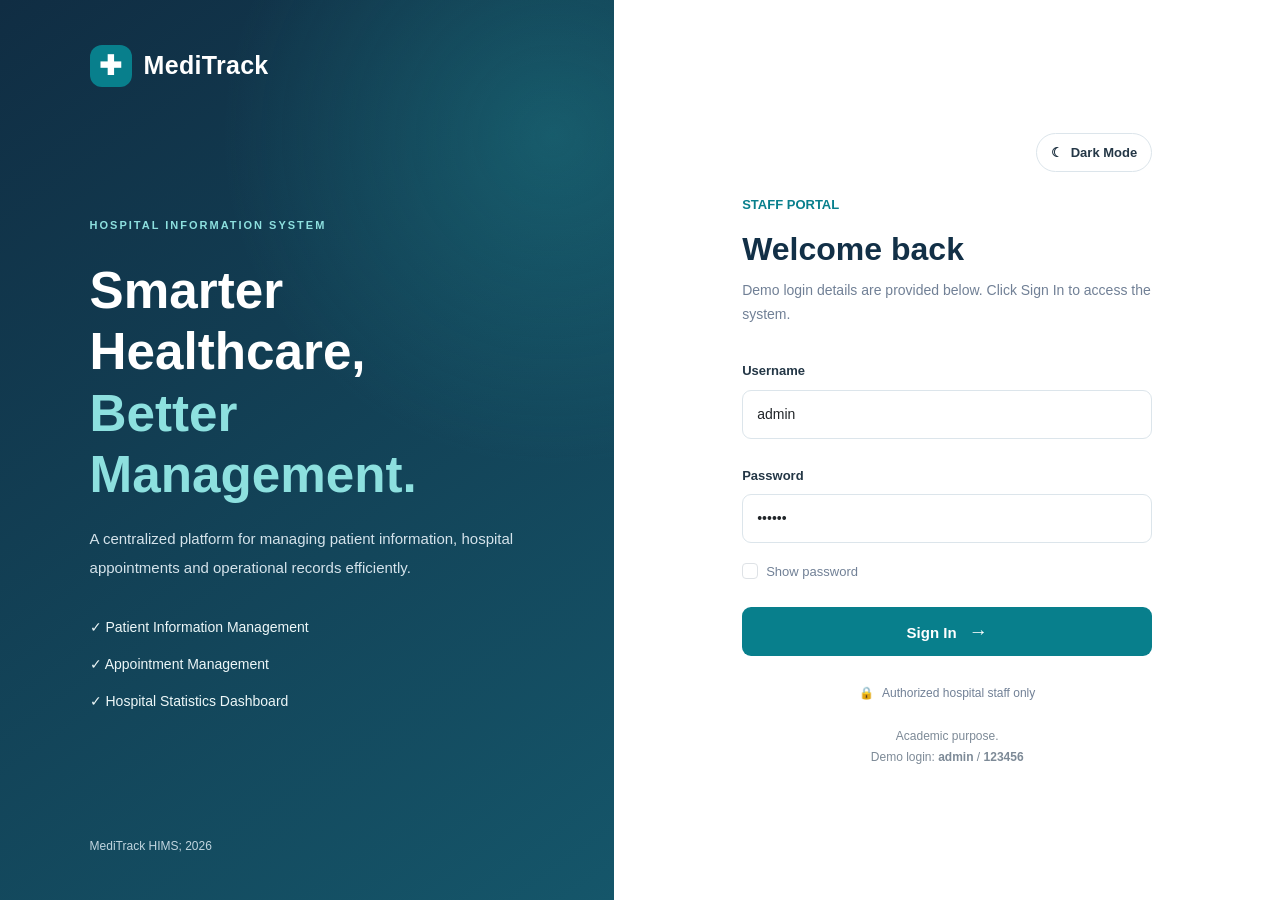
<file: index.html>
<!doctype html>
<html lang="en">
  <head>
    <meta charset="UTF-8" />
    <meta name="viewport" content="width=device-width, initial-scale=1.0" />

    <!-- Meta Tags -->
    <meta
      name="keywords"
      content="MediTrack HIMS, Hospital Information Management System, Staff Login, Healthcare"
    />

    <meta
      name="description"
      content="MediTrack HIMS staff login page for accessing the Hospital Information Management System."
    />

    <meta name="author" content="Syarifah Zahidah" />

    <title>MediTrack HIMS | Staff Login</title>

    <!-- Bootstrap 5 CSS -->
    <link
      href="https://cdn.jsdelivr.net/npm/bootstrap@5.3.3/dist/css/bootstrap.min.css"
      rel="stylesheet"
    />

    <!-- Theme Management -->
    <script src="theme.js"></script>

    <!-- Custom CSS -->
    <link rel="stylesheet" href="style.css" />

    <!-- Login JavaScript -->
    <script src="auth.js" defer></script>
  </head>

  <body>
    <main class="login-container">
      <!-- Left Side: Hospital Introduction -->
      <section class="login-intro">
        <div class="hospital-logo">
          <span class="logo-icon">✚</span>
          <span>MediTrack</span>
        </div>

        <div class="intro-content">
          <span class="welcome-label"> HOSPITAL INFORMATION SYSTEM </span>

          <h1>
            Smarter Healthcare,
            <span>Better Management.</span>
          </h1>

          <p>
            A centralized platform for managing patient information, hospital
            appointments and operational records efficiently.
          </p>

          <div class="intro-features">
            <div>✓ Patient Information Management</div>
            <div>✓ Appointment Management</div>
            <div>✓ Hospital Statistics Dashboard</div>
          </div>
        </div>

        <p class="intro-footer">MediTrack HIMS; 2026</p>
      </section>

      <!-- Right Side: Login Form -->
      <section class="login-form-section">
        <div class="login-card">
          <!-- Theme Toggle -->
          <div class="login-theme-row">
            <button type="button" class="login-theme-toggle" data-theme-toggle>
              ☾ Dark Mode
            </button>
          </div>

          <!-- Mobile Logo -->
          <div class="mobile-logo">
            <span class="logo-icon">✚</span>
            <span>MediTrack</span>
          </div>

          <!-- Form Heading -->
          <div class="form-heading">
            <span class="form-label"> STAFF PORTAL </span>

            <h2>Welcome back</h2>

            <p>
              Demo login details are provided below. Click Sign In to access the
              system.
            </p>
          </div>

          <!-- Login Error Message -->
          <div
            id="error-message"
            class="alert alert-danger d-none"
            role="alert"
            aria-live="polite"
          ></div>

          <!-- Login Form -->
          <form id="login-form">
            <!-- Username -->
            <div class="mb-4">
              <label for="username" class="form-label"> Username </label>

              <input
                type="text"
                class="form-control"
                id="username"
                name="username"
                value="admin"
                placeholder="Enter your username"
                autocomplete="username"
                required
              />
            </div>

            <!-- Password -->
            <div class="mb-3">
              <label for="password" class="form-label"> Password </label>

              <input
                type="password"
                class="form-control"
                id="password"
                name="password"
                value="123456"
                placeholder="Enter your password"
                autocomplete="current-password"
                required
              />
            </div>

            <!-- Show Password -->
            <div class="form-check mb-4">
              <input
                class="form-check-input"
                type="checkbox"
                id="show-password"
              />

              <label class="form-check-label" for="show-password">
                Show password
              </label>
            </div>

            <!-- Sign In Button -->
            <button type="submit" class="btn btn-login w-100">
              Sign In
              <span class="button-arrow">→</span>
            </button>
          </form>

          <!-- Security Note -->
          <div class="security-note">
            <span>🔒</span>

            <span> Authorized hospital staff only </span>
          </div>

          <!-- Demo Login Details -->
          <p class="demo-note">
            Academic purpose.
            <br />

            Demo login:
            <strong>admin</strong> /
            <strong>123456</strong>
          </p>
        </div>
      </section>
    </main>
  </body>
</html>
</file>
<file: style.css>
/* =================================
   MEDITrack HIMS - LOGIN PAGE
   ================================= */

:root {
  --primary: #087f8c;
  --primary-dark: #06636d;
  --navy: #123047;
  --background: #f3f7fa;
  --text: #243746;
  --muted: #718096;
  --white: #ffffff;
}

* {
  box-sizing: border-box;
}

body {
  margin: 0;
  min-height: 100vh;
  font-family: Arial, Helvetica, sans-serif;
  color: var(--text);
  background: var(--background);
}

/* Main Layout */
.login-container {
  display: flex;
  min-height: 100vh;
}

/* Left Introduction Section */
.login-intro {
  width: 48%;
  padding: 45px 7%;
  display: flex;
  flex-direction: column;
  justify-content: space-between;
  color: var(--white);
  background:
    radial-gradient(
      circle at 90% 15%,
      rgba(39, 183, 183, 0.25),
      transparent 35%
    ),
    linear-gradient(145deg, #102d43, #15566a);
}

.hospital-logo {
  display: flex;
  align-items: center;
  gap: 12px;
  font-size: 25px;
  font-weight: bold;
  letter-spacing: 0.3px;
}

.logo-icon {
  display: inline-flex;
  align-items: center;
  justify-content: center;
  width: 42px;
  height: 42px;
  border-radius: 12px;
  color: var(--white);
  background: var(--primary);
  font-size: 27px;
}

.intro-content {
  max-width: 520px;
  margin: 55px 0;
}

.welcome-label,
.form-label {
  font-size: 11px;
  font-weight: bold;
  letter-spacing: 2px;
}

.welcome-label {
  color: #8de0df;
}

.intro-content h1 {
  margin-top: 24px;
  margin-bottom: 20px;
  font-size: clamp(34px, 4vw, 52px);
  font-weight: 700;
  line-height: 1.2;
}

.intro-content h1 span {
  display: block;
  color: #8de0df;
}

.intro-content p {
  max-width: 430px;
  color: #d5e3eb;
  font-size: 15px;
  line-height: 1.9;
}

.intro-features {
  display: grid;
  gap: 16px;
  margin-top: 35px;
  color: #edf7f8;
  font-size: 14px;
}

.intro-footer {
  margin: 0;
  color: #c1d5df;
  font-size: 12px;
}

/* Right Login Section */
.login-form-section {
  flex: 1;
  display: flex;
  align-items: center;
  justify-content: center;
  padding: 45px;
  background: var(--white);
}

.login-card {
  width: 100%;
  max-width: 410px;
}
.mobile-logo {
  display: none;
}
.form-heading {
  margin-bottom: 32px;
}
.form-heading .form-label {
  color: var(--primary);
}

.form-heading h2 {
  margin-top: 14px;
  margin-bottom: 10px;
  font-size: 32px;
  font-weight: 700;
  color: var(--navy);
}

.form-heading p {
  margin: 0;
  color: var(--muted);
  font-size: 14px;
  line-height: 1.7;
}

/* Form Fields */
.form-label {
  margin-bottom: 9px;
  color: var(--text);
  font-size: 13px;
  letter-spacing: 0;
}

.form-control {
  min-height: 49px;
  padding: 12px 14px;
  border: 1px solid #dce5eb;
  border-radius: 9px;
  font-size: 14px;
}

.form-control:focus {
  border-color: var(--primary);
  box-shadow: 0 0 0 3px rgba(8, 127, 140, 0.12);
}

.form-control::placeholder {
  color: #a0acb8;
}
.form-check-label {
  color: var(--muted);
  font-size: 13px;
}

.form-check-input:checked {
  background-color: var(--primary);
  border-color: var(--primary);
}

/* Login Button */
.btn-login {
  min-height: 49px;
  border: none;
  border-radius: 9px;
  color: var(--white);
  background: var(--primary);
  font-size: 15px;
  font-weight: bold;
  transition: 0.2s ease;
}

.btn-login:hover {
  color: var(--white);
  background: var(--primary-dark);
  transform: translateY(-1px);
}

.button-arrow {
  margin-left: 8px;
  font-size: 19px;
}

/* Security and Demo Notes */
.security-note {
  display: flex;
  align-items: center;
  justify-content: center;
  gap: 8px;
  margin-top: 28px;
  color: var(--muted);
  font-size: 12px;
}

.demo-note {
  margin-top: 24px;
  margin-bottom: 0;
  text-align: center;
  color: #7d8a97;
  font-size: 12px;
  line-height: 1.7;
}

/* Responsive Design */
@media (max-width: 900px) {
  .login-intro {
    width: 42%;
    padding: 35px;
  }
  .login-form-section {
    padding: 30px;
  }
  .intro-content h1 {
    font-size: 35px;
  }
}

@media (max-width: 650px) {
  .login-container {
    flex-direction: column;
  }
  .login-intro {
    display: none;
  }
  .login-form-section {
    min-height: 100vh;
    padding: 28px 22px;
  }
  .login-card {
    max-width: 440px;
  }

  .mobile-logo {
    display: flex;
    align-items: center;
    justify-content: center;
    gap: 10px;
    margin-bottom: 45px;
    font-size: 24px;
    font-weight: bold;
    color: var(--navy);
  }

  .form-heading h2 {
    font-size: 29px;
  }
}

/* =================================
   DARK MODE - LOGIN PAGE
   ================================= */

html[data-theme="dark"] {
  --background: #111c2a;
  --text: #e5edf5;
  --muted: #a8b6c7;
  --white: #1c2a3b;
  --navy: #e6f0f8;
  --border: #34465a;
}

html[data-theme="dark"] body {
  background: var(--background);
  color: var(--text);
}

html[data-theme="dark"] .login-form-section {
  background: #111c2a;
}

html[data-theme="dark"] .login-card {
  color: var(--text);
}

html[data-theme="dark"] .form-heading h2 {
  color: #e6f0f8;
}

html[data-theme="dark"] .form-heading p,
html[data-theme="dark"] .form-check-label,
html[data-theme="dark"] .security-note,
html[data-theme="dark"] .demo-note {
  color: #a8b6c7;
}

html[data-theme="dark"] .form-control {
  color: #edf4fa;
  background: #1c2a3b;
  border-color: #40536a;
}

html[data-theme="dark"] .form-control::placeholder {
  color: #8999ad;
}

html[data-theme="dark"] .form-control:focus {
  color: #ffffff;
  background: #1c2a3b;
}

html[data-theme="dark"] .form-check-input {
  background-color: #26374b;
  border-color: #64748b;
}

html[data-theme="dark"] .mobile-logo {
  color: #e6f0f8;
}

/* Theme button */
.login-theme-row {
  display: flex;
  justify-content: flex-end;
  margin-bottom: 20px;
}

.login-theme-toggle {
  display: inline-flex;
  align-items: center;
  gap: 8px;
  padding: 9px 14px;
  border: 1px solid #dce5eb;
  border-radius: 30px;
  color: var(--text);
  background: transparent;
  font-size: 13px;
  font-weight: bold;
  cursor: pointer;
  transition: 0.2s ease;
}

.login-theme-toggle:hover {
  color: var(--primary);
  border-color: var(--primary);
  transform: translateY(-2px);
}

html[data-theme="dark"] .login-theme-toggle {
  color: #e5edf5;
  border-color: #40536a;
  background: #1c2a3b;
}

html[data-theme="dark"] .login-theme-toggle:hover {
  color: #8de0df;
  border-color: #8de0df;
}
</file>
<file: app.css>
/* =================================
   MEDITrack HIMS - APP (DASHBOARD, PATIENTS, APPOINTMENTS)
   ================================= */

:root {
  --primary: #087f8c;
  --primary-dark: #06636d;
  --navy: #123047;
  --background: #f3f7fa;
  --text: #243746;
  --muted: #64748b;
  --white: #ffffff;
  --border: #e2eaf0;
  --sidebar-w: 250px;
}

* {
  box-sizing: border-box;
}

body {
  margin: 0;
  font-family: Arial, Helvetica, sans-serif;
  color: var(--text);
  background: var(--background);
}

/* ---------- Sidebar ---------- */
.sidebar {
  position: fixed;
  inset: 0 auto 0 0;
  width: var(--sidebar-w);
  display: flex;
  flex-direction: column;
  padding: 22px 16px;
  color: var(--white);
  background: linear-gradient(170deg, #102d43, #15566a);
  z-index: 1040;
  transition: transform 0.25s ease;
}

.brand {
  display: flex;
  align-items: center;
  gap: 12px;
  padding: 0 8px 26px;
  font-size: 22px;
  font-weight: bold;
}

.brand-icon {
  display: inline-flex;
  align-items: center;
  justify-content: center;
  width: 38px;
  height: 38px;
  border-radius: 11px;
  background: var(--primary);
  font-size: 24px;
}

.side-nav {
  display: grid;
  gap: 6px;
}

.nav-link-app,
.side-btn {
  display: flex;
  align-items: center;
  gap: 12px;
  width: 100%;
  padding: 12px 14px;
  border: 0;
  border-radius: 10px;
  color: #cfe0e8;
  background: transparent;
  font-size: 14px;
  text-align: left;
  text-decoration: none;
  transition:
    background 0.15s ease,
    color 0.15s ease;
}

.nav-link-app:hover,
.side-btn:hover {
  color: var(--white);
  background: rgba(255, 255, 255, 0.1);
}

.nav-link-app.active {
  color: var(--white);
  background: var(--primary);
  font-weight: bold;
}
.nav-link-app i,
.side-btn i {
  font-size: 17px;
}

.side-bottom {
  margin-top: auto;
  padding-top: 16px;
  display: grid;
  gap: 4px;
  border-top: 1px solid rgba(255, 255, 255, 0.15);
}

.nav-link-app:focus-visible,
.side-btn:focus-visible,
.menu-toggle:focus-visible {
  outline: 2px solid #8de0df;
  outline-offset: 2px;
}

/* ---------- Main area ---------- */
.main-area {
  margin-left: var(--sidebar-w);
  min-height: 100vh;
  display: flex;
  flex-direction: column;
}

.topbar {
  position: sticky;
  top: 0;
  z-index: 1020;
  display: flex;
  align-items: center;
  gap: 14px;
  padding: 14px 28px;
  background: var(--white);
  border-bottom: 1px solid var(--border);
}

.topbar-title {
  margin: 0;
  font-size: 18px;
  font-weight: bold;
  color: var(--navy);
}

.menu-toggle {
  display: none;
  border: 0;
  background: transparent;
  font-size: 28px;
  line-height: 1;
  color: var(--navy);
}

.user-chip {
  margin-left: auto;
  display: flex;
  align-items: center;
  gap: 10px;
  font-size: 14px;
}

.avatar {
  display: inline-flex;
  align-items: center;
  justify-content: center;
  width: 34px;
  height: 34px;
  border-radius: 50%;
  color: var(--white);
  background: var(--primary);
  font-weight: bold;
}

.content {
  flex: 1;
  padding: 28px;
}

.overlay {
  position: fixed;
  inset: 0;
  background: rgba(10, 25, 38, 0.5);
  z-index: 1030;
  display: none;
}
.overlay.show {
  display: block;
}

/* ---------- Page header ---------- */
.page-head {
  display: flex;
  align-items: flex-start;
  justify-content: space-between;
  flex-wrap: wrap;
  gap: 14px;
  margin-bottom: 22px;
}
.page-head h2 {
  margin: 0 0 4px;
  font-size: 24px;
  color: var(--navy);
}
.page-head p {
  margin: 0;
  color: var(--muted);
  font-size: 14px;
}

.btn-primary-app {
  padding: 10px 18px;
  border: 0;
  border-radius: 9px;
  color: var(--white);
  background: var(--primary);
  font-size: 14px;
  font-weight: bold;
}
.btn-primary-app:hover {
  color: var(--white);
  background: var(--primary-dark);
}

/* ---------- Stat cards ---------- */
.stat-card {
  display: flex;
  align-items: center;
  gap: 16px;
  height: 100%;
  padding: 20px;
  background: var(--white);
  border: 1px solid var(--border);
  border-radius: 14px;
}

.stat-icon {
  display: inline-flex;
  align-items: center;
  justify-content: center;
  flex: none;
  width: 52px;
  height: 52px;
  border-radius: 13px;
  font-size: 24px;
}
.tone-teal {
  color: #087f8c;
  background: #dff3f4;
}
.tone-navy {
  color: #1d4e89;
  background: #e1ecf8;
}
.tone-green {
  color: #1c7c4a;
  background: #ddf4e7;
}
.tone-amber {
  color: #a86400;
  background: #fdf0d5;
}

.stat-value {
  font-size: 30px;
  font-weight: bold;
  line-height: 1.1;
  color: var(--navy);
}
.stat-label {
  font-size: 13px;
  color: var(--muted);
}

/* ---------- Panels ---------- */
.panel {
  height: 100%;
  padding: 20px;
  background: var(--white);
  border: 1px solid var(--border);
  border-radius: 14px;
}
.panel-title {
  margin: 0 0 16px;
  font-size: 16px;
  font-weight: bold;
  color: var(--navy);
}
.chart-box {
  position: relative;
  height: 290px;
}

/* ---------- Tables ---------- */
.app-table {
  margin: 0;
  font-size: 14px;
  vertical-align: middle;
}
.app-table thead th {
  padding: 12px;
  font-size: 12px;
  font-weight: bold;
  color: var(--muted);
  background: #f6f9fb;
  border-bottom: 1px solid var(--border);
  white-space: nowrap;
}
.app-table td {
  padding: 12px;
  border-color: var(--border);
}

.toolbar {
  margin-bottom: 16px;
}

.empty {
  padding: 36px 10px;
  text-align: center;
  color: var(--muted);
  font-size: 14px;
}

.row-actions {
  display: flex;
  gap: 6px;
  justify-content: flex-end;
}
.icon-btn {
  width: 32px;
  height: 32px;
  border: 1px solid var(--border);
  border-radius: 8px;
  background: var(--white);
  color: var(--navy);
}
.icon-btn:hover {
  background: #eef5f8;
}
.icon-btn.danger {
  color: #b3261e;
}
.icon-btn.danger:hover {
  background: #fdeceb;
}

/* ---------- Status badges ---------- */
.status-badge {
  display: inline-block;
  padding: 4px 11px;
  border-radius: 20px;
  font-size: 12px;
  font-weight: bold;
}
.status-confirmed {
  color: #06636d;
  background: #dff3f4;
}
.status-pending {
  color: #8a5400;
  background: #fdf0d5;
}
.status-completed {
  color: #1c7c4a;
  background: #ddf4e7;
}
.status-cancelled {
  color: #a3261e;
  background: #fdeceb;
}

/* ---------- Activity list ---------- */
.activity-list {
  list-style: none;
  margin: 0;
  padding: 0;
}
.activity-list li {
  display: flex;
  gap: 12px;
  padding: 11px 0;
  border-bottom: 1px solid var(--border);
  font-size: 14px;
}
.activity-list li:last-child {
  border-bottom: 0;
}
.activity-dot {
  flex: none;
  width: 9px;
  height: 9px;
  margin-top: 6px;
  border-radius: 50%;
  background: var(--primary);
}
.activity-time {
  display: block;
  font-size: 12px;
  color: var(--muted);
}

/* ---------- Forms / modal ---------- */
.form-control:focus,
.form-select:focus {
  border-color: var(--primary);
  box-shadow: 0 0 0 3px rgba(8, 127, 140, 0.15);
}
.modal-title {
  color: var(--navy);
  font-weight: bold;
}

/* ---------- Footer ---------- */
.app-footer {
  display: flex;
  justify-content: space-between;
  flex-wrap: wrap;
  gap: 12px;
  padding: 20px 28px;
  font-size: 12px;
  line-height: 1.7;
  color: var(--muted);
  background: var(--white);
  border-top: 1px solid var(--border);
}
.footer-right {
  text-align: right;
}

/* ---------- Responsive ---------- */
@media (max-width: 991.98px) {
  .sidebar {
    transform: translateX(-100%);
  }
  .sidebar.open {
    transform: translateX(0);
  }
  .main-area {
    margin-left: 0;
  }
  .menu-toggle {
    display: block;
  }
  .topbar {
    padding: 12px 18px;
  }
  .content {
    padding: 20px 16px;
  }
  .app-footer {
    padding: 18px 16px;
  }
  .footer-right {
    text-align: left;
  }
}

@media (max-width: 575.98px) {
  .user-name {
    display: none;
  }
  .stat-value {
    font-size: 26px;
  }
  .chart-box {
    height: 250px;
  }
}

@media (prefers-reduced-motion: reduce) {
  .sidebar {
    transition: none;
  }
}

/* =================================
   LINKED VIEWS: clickable cards, chips, doctor cards, detail modal
   ================================= */

a.stat-card {
  color: inherit;
  text-decoration: none;
  position: relative;
  transition:
    border-color 0.15s ease,
    box-shadow 0.15s ease;
}
a.stat-card:hover {
  border-color: var(--primary);
  box-shadow: 0 4px 14px rgba(8, 127, 140, 0.12);
}
a.stat-card:focus-visible {
  outline: 2px solid var(--primary);
  outline-offset: 2px;
}
.stat-go {
  position: absolute;
  top: 14px;
  right: 16px;
  color: #a3b2bd;
  font-size: 15px;
}
a.stat-card:hover .stat-go {
  color: var(--primary);
}

.cell-link {
  color: var(--primary-dark);
  font-weight: bold;
  text-decoration: none;
  background: none;
  border: 0;
  padding: 0;
  text-align: left;
}
.cell-link:hover {
  text-decoration: underline;
}

.btn-quick {
  margin-left: auto;
  display: inline-flex;
  align-items: center;
  gap: 6px;
  padding: 8px 14px;
  border-radius: 9px;
  color: var(--white);
  background: var(--primary);
  font-size: 13px;
  font-weight: bold;
  text-decoration: none;
}
.btn-quick:hover {
  color: var(--white);
  background: var(--primary-dark);
}
.btn-quick + .user-chip {
  margin-left: 4px;
}

.chart-hint {
  margin: -8px 0 12px;
  font-size: 12px;
  color: var(--muted);
}
.chart-box.tall {
  height: 340px;
}

/* Filter chips */
.chips {
  display: flex;
  flex-wrap: wrap;
  align-items: center;
  gap: 8px;
  margin-bottom: 14px;
}
.chips:empty {
  display: none;
}
.chip {
  display: inline-flex;
  align-items: center;
  gap: 6px;
  padding: 5px 6px 5px 12px;
  border-radius: 20px;
  color: var(--primary-dark);
  background: #dff3f4;
  font-size: 13px;
}
.chip button {
  width: 20px;
  height: 20px;
  border: 0;
  border-radius: 50%;
  background: rgba(8, 127, 140, 0.15);
  color: var(--primary-dark);
  line-height: 1;
}
.chip button:hover {
  background: rgba(8, 127, 140, 0.3);
}
.chip-clear {
  border: 0;
  background: none;
  color: var(--muted);
  font-size: 13px;
  text-decoration: underline;
}

/* Status summary cards (act as filters) */
.status-card {
  display: block;
  width: 100%;
  padding: 14px 16px;
  text-align: left;
  background: var(--white);
  border: 1px solid var(--border);
  border-top: 4px solid var(--c, var(--primary));
  border-radius: 12px;
  transition: box-shadow 0.15s ease;
}
.status-card:hover {
  box-shadow: 0 4px 14px rgba(18, 48, 71, 0.1);
}
.status-card.active {
  background: #f0f8f9;
  box-shadow: 0 0 0 2px var(--c, var(--primary));
}
.status-card b {
  display: block;
  font-size: 26px;
  color: var(--navy);
}
.status-card span {
  font-size: 13px;
  color: var(--muted);
}

.mini-stats {
  display: flex;
  flex-wrap: wrap;
  gap: 10px 28px;
  margin-bottom: 16px;
  font-size: 13px;
  color: var(--muted);
}
.mini-stats b {
  color: var(--navy);
  font-size: 15px;
}

.count-pill {
  display: inline-block;
  min-width: 28px;
  padding: 2px 9px;
  border-radius: 20px;
  text-align: center;
  color: var(--primary-dark);
  background: #dff3f4;
  font-size: 12px;
  font-weight: bold;
  text-decoration: none;
}
.count-pill:hover {
  background: #c6e8ea;
}

/* Today's schedule */
.schedule-item {
  display: flex;
  align-items: center;
  gap: 14px;
  padding: 11px 0;
  border-bottom: 1px solid var(--border);
  font-size: 14px;
}
.schedule-item:last-child {
  border-bottom: 0;
}
.schedule-time {
  flex: none;
  width: 52px;
  font-weight: bold;
  color: var(--navy);
}
.schedule-main {
  flex: 1;
  min-width: 0;
}
.schedule-main small {
  display: block;
  color: var(--muted);
}

/* Doctor cards */
.doctor-card {
  height: 100%;
  padding: 20px;
  background: var(--white);
  border: 1px solid var(--border);
  border-radius: 14px;
  transition: box-shadow 0.2s ease;
}
.doctor-card.highlight {
  border-color: var(--primary);
  box-shadow: 0 0 0 3px rgba(8, 127, 140, 0.25);
}
.doctor-head {
  display: flex;
  align-items: center;
  gap: 14px;
  margin-bottom: 16px;
}
.doctor-head h3 {
  margin: 0 0 2px;
  font-size: 16px;
  color: var(--navy);
}
.avatar.big {
  width: 48px;
  height: 48px;
  font-size: 16px;
}
.doctor-stats {
  display: flex;
  gap: 8px;
  margin-bottom: 14px;
}
.doctor-stats div {
  flex: 1;
  padding: 10px 8px;
  text-align: center;
  border-radius: 10px;
  background: #f6f9fb;
}
.doctor-stats b {
  display: block;
  font-size: 20px;
  color: var(--navy);
}
.doctor-stats span {
  font-size: 12px;
  color: var(--muted);
}
.doctor-card .progress {
  height: 8px;
  margin-bottom: 6px;
}
.doctor-card .progress-bar {
  background: var(--primary);
}
.doctor-note {
  margin-bottom: 14px;
  font-size: 12px;
  color: var(--muted);
}
.doctor-actions {
  display: flex;
  gap: 8px;
  flex-wrap: wrap;
}
.btn-teal {
  color: var(--white);
  background: var(--primary);
  border: 0;
  font-size: 13px;
  font-weight: bold;
}
.btn-teal:hover {
  color: var(--white);
  background: var(--primary-dark);
}
.btn-outline-teal {
  color: var(--primary-dark);
  border: 1px solid var(--primary);
  background: transparent;
  font-size: 13px;
  font-weight: bold;
}
.btn-outline-teal:hover {
  color: var(--white);
  background: var(--primary);
}

/* Patient detail modal */
.detail-head {
  display: flex;
  align-items: center;
  gap: 14px;
  margin-bottom: 18px;
}
.detail-head h4 {
  margin: 0;
  font-size: 20px;
  color: var(--navy);
}
.detail-head small {
  color: var(--muted);
}
.detail-grid {
  display: grid;
  grid-template-columns: repeat(3, 1fr);
  gap: 10px;
  margin-bottom: 18px;
}
.detail-grid div {
  padding: 10px 12px;
  border-radius: 10px;
  background: #f6f9fb;
  font-size: 13px;
  color: var(--muted);
}
.detail-grid b {
  display: block;
  margin-top: 2px;
  font-size: 15px;
  color: var(--navy);
}

/* Footer links */
.footer-links {
  display: flex;
  flex-direction: column;
  gap: 2px;
}
.footer-links a {
  color: var(--primary-dark);
  text-decoration: none;
}
.footer-links a:hover {
  text-decoration: underline;
}

@media (max-width: 575.98px) {
  .btn-quick span {
    display: none;
  }
  .detail-grid {
    grid-template-columns: 1fr 1fr;
  }
  .chart-box.tall {
    height: 300px;
  }
}

/* =================================
   DARK MODE - MEDITrack APPLICATION
   ================================= */

html[data-theme="dark"] {
  --background: #111c2a;
  --text: #e5edf5;
  --muted: #a8b6c7;
  --white: #1c2a3b;
  --navy: #e6f0f8;
  --border: #34465a;
}

html[data-theme="dark"] body {
  color: var(--text);
  background: var(--background);
}

/* Topbar */
html[data-theme="dark"] .topbar {
  background: #1c2a3b;
  border-color: var(--border);
}

html[data-theme="dark"] .topbar-title,
html[data-theme="dark"] .menu-toggle {
  color: #e6f0f8;
}

html[data-theme="dark"] .user-chip {
  color: #e5edf5;
}

/* Content headings */
html[data-theme="dark"] .page-head h2,
html[data-theme="dark"] .panel-title,
html[data-theme="dark"] .stat-value,
html[data-theme="dark"] .status-card b,
html[data-theme="dark"] .mini-stats b,
html[data-theme="dark"] .schedule-time,
html[data-theme="dark"] .doctor-head h3,
html[data-theme="dark"] .doctor-stats b,
html[data-theme="dark"] .detail-head h4,
html[data-theme="dark"] .detail-grid b {
  color: #e6f0f8;
}

/* Cards and panels */
html[data-theme="dark"] .stat-card,
html[data-theme="dark"] .panel,
html[data-theme="dark"] .doctor-card,
html[data-theme="dark"] .status-card {
  color: var(--text);
  background: #1c2a3b;
  border-color: var(--border);
}

html[data-theme="dark"] .status-card.active {
  background: #203b49;
}

html[data-theme="dark"] .doctor-stats div,
html[data-theme="dark"] .detail-grid div {
  background: #26374b;
  color: #c5d2df;
}

/* Tables */
html[data-theme="dark"] .app-table {
  color: #e5edf5;
  --bs-table-color: #e5edf5;
  --bs-table-bg: #1c2a3b;
  --bs-table-border-color: #34465a;
  --bs-table-striped-bg: #223247;
  --bs-table-striped-color: #e5edf5;
  --bs-table-hover-bg: #293d53;
  --bs-table-hover-color: #ffffff;
}

html[data-theme="dark"] .app-table thead th {
  color: #b7c6d6;
  background: #26374b;
  border-color: var(--border);
}

html[data-theme="dark"] .app-table td {
  border-color: var(--border);
}

/* Forms */
html[data-theme="dark"] .form-control,
html[data-theme="dark"] .form-select {
  color: #e5edf5;
  background-color: #1c2a3b;
  border-color: #40536a;
}

html[data-theme="dark"] .form-control::placeholder {
  color: #8999ad;
}

html[data-theme="dark"] .form-control:focus,
html[data-theme="dark"] .form-select:focus {
  color: #ffffff;
  background-color: #1c2a3b;
}

html[data-theme="dark"] .form-select option {
  color: #e5edf5;
  background: #1c2a3b;
}

html[data-theme="dark"] .form-label,
html[data-theme="dark"] .form-check-label {
  color: #c5d2df;
}

/* Modal */
html[data-theme="dark"] .modal-content {
  color: #e5edf5;
  background: #1c2a3b;
  border-color: var(--border);
}

html[data-theme="dark"] .modal-header,
html[data-theme="dark"] .modal-footer {
  border-color: var(--border);
}

html[data-theme="dark"] .modal-title {
  color: #e6f0f8;
}

html[data-theme="dark"] .btn-close {
  filter: invert(1) grayscale(100%) brightness(200%);
}

/* Buttons */
html[data-theme="dark"] .icon-btn {
  color: #e5edf5;
  background: #26374b;
  border-color: #40536a;
}

html[data-theme="dark"] .icon-btn:hover {
  background: #344b63;
}

/* Chips and small elements */
html[data-theme="dark"] .chip {
  color: #9de4e2;
  background: #25444e;
}

html[data-theme="dark"] .chip button {
  color: #9de4e2;
  background: rgba(141, 224, 223, 0.15);
}

html[data-theme="dark"] .count-pill {
  color: #9de4e2;
  background: #25444e;
}

html[data-theme="dark"] .count-pill:hover {
  background: #315966;
}

html[data-theme="dark"] .cell-link,
html[data-theme="dark"] .footer-links a {
  color: #75d5d2;
}

/* Footer */
html[data-theme="dark"] .app-footer {
  color: #a8b6c7;
  background: #1c2a3b;
  border-color: var(--border);
}

/* Theme toggle button */
.theme-toggle {
  display: inline-flex;
  align-items: center;
  justify-content: center;
  gap: 7px;
  padding: 8px 12px;
  border: 1px solid var(--border);
  border-radius: 9px;
  color: var(--text);
  background: var(--background);
  font-size: 12px;
  font-weight: bold;
  white-space: nowrap;
  cursor: pointer;
  transition: 0.2s ease;
}

.theme-toggle:hover {
  color: var(--primary);
  border-color: var(--primary);
  transform: translateY(-1px);
}

.btn-quick + .theme-toggle {
  margin-left: 0;
}

.theme-toggle + .user-chip {
  margin-left: 4px;
}

html[data-theme="dark"] .theme-toggle {
  color: #e5edf5;
  background: #26374b;
  border-color: #40536a;
}

html[data-theme="dark"] .theme-toggle:hover {
  color: #8de0df;
  border-color: #8de0df;
}

/* Responsive theme button */
@media (max-width: 575.98px) {
  .theme-toggle {
    padding: 7px 9px;
    font-size: 11px;
  }
}
</file>
